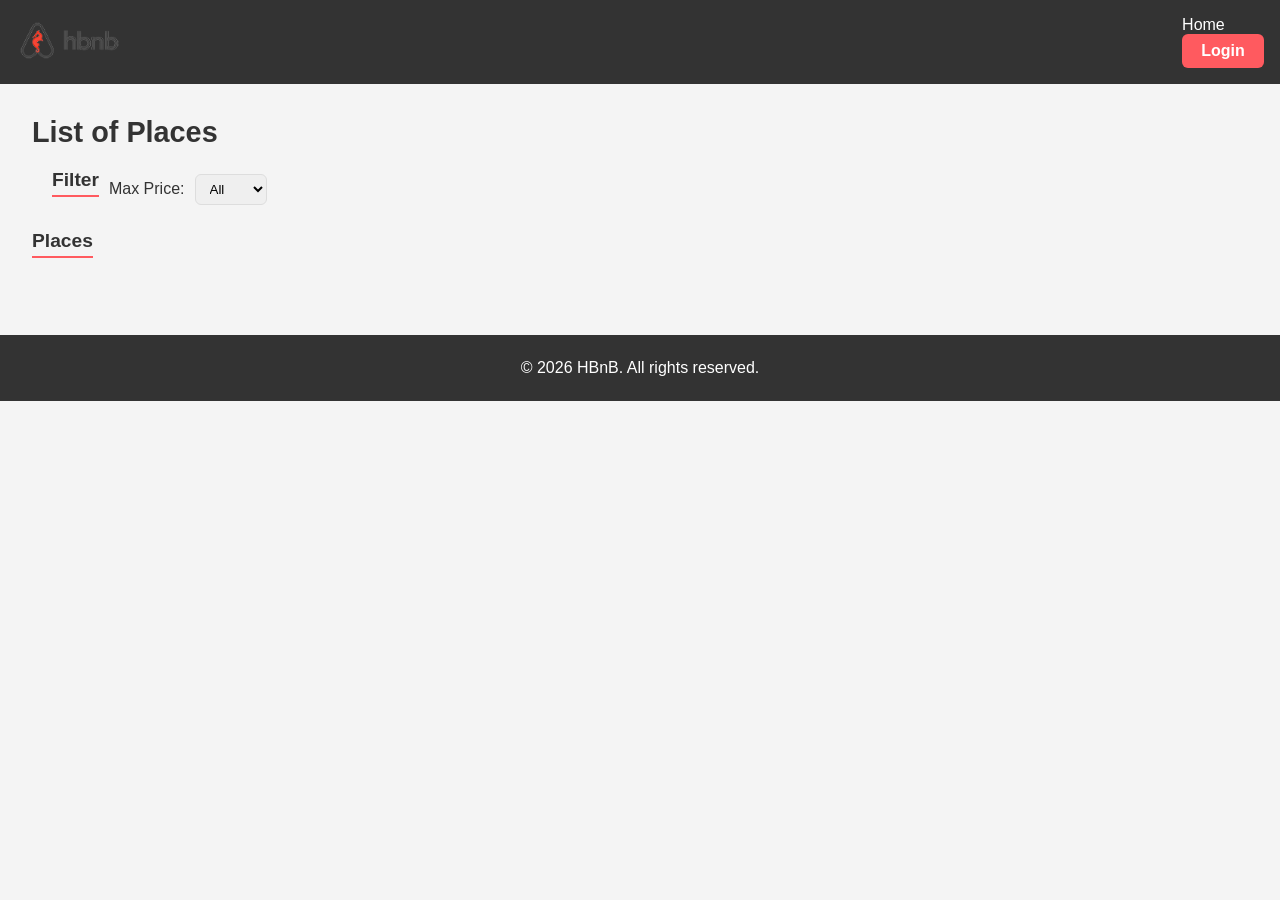
<file: part4/index.html>
<!DOCTYPE html>
<html lang="en">
<head>
    <meta charset="UTF-8">
    <meta name="viewport" content="width=device-width, initial-scale=1.0">
    <title>List of Places</title>
    <link rel="stylesheet" href="styles.css">
</head>
<body>
    <header>
        <a href="index.html">
            <img src="images/logo.png" alt="HBnB Logo" class="logo">
        </a>
        <nav>
            <a href="index.html">Home</a>
            <a href="login.html" id="login-link" class="login-button">Login</a>
        </nav>
    </header>
    <main>
        <h1>List of Places</h1>
        <section id="filter">
            <h2>Filter</h2>
            <label for="price-filter">Max Price:</label>
            <select id="price-filter">
                <option value="all">All</option>
                <option value="10">$10</option>
                <option value="50">$50</option>
                <option value="100">$100</option>
            </select>
        </section>
        <section id="places-list">
            <h2>Places</h2>
        </section>
    </main>
    <footer>
        <p>&copy; 2026 HBnB. All rights reserved.</p>
    </footer>
    <script src="scripts.js"></script>
</body>
</html>
</file>
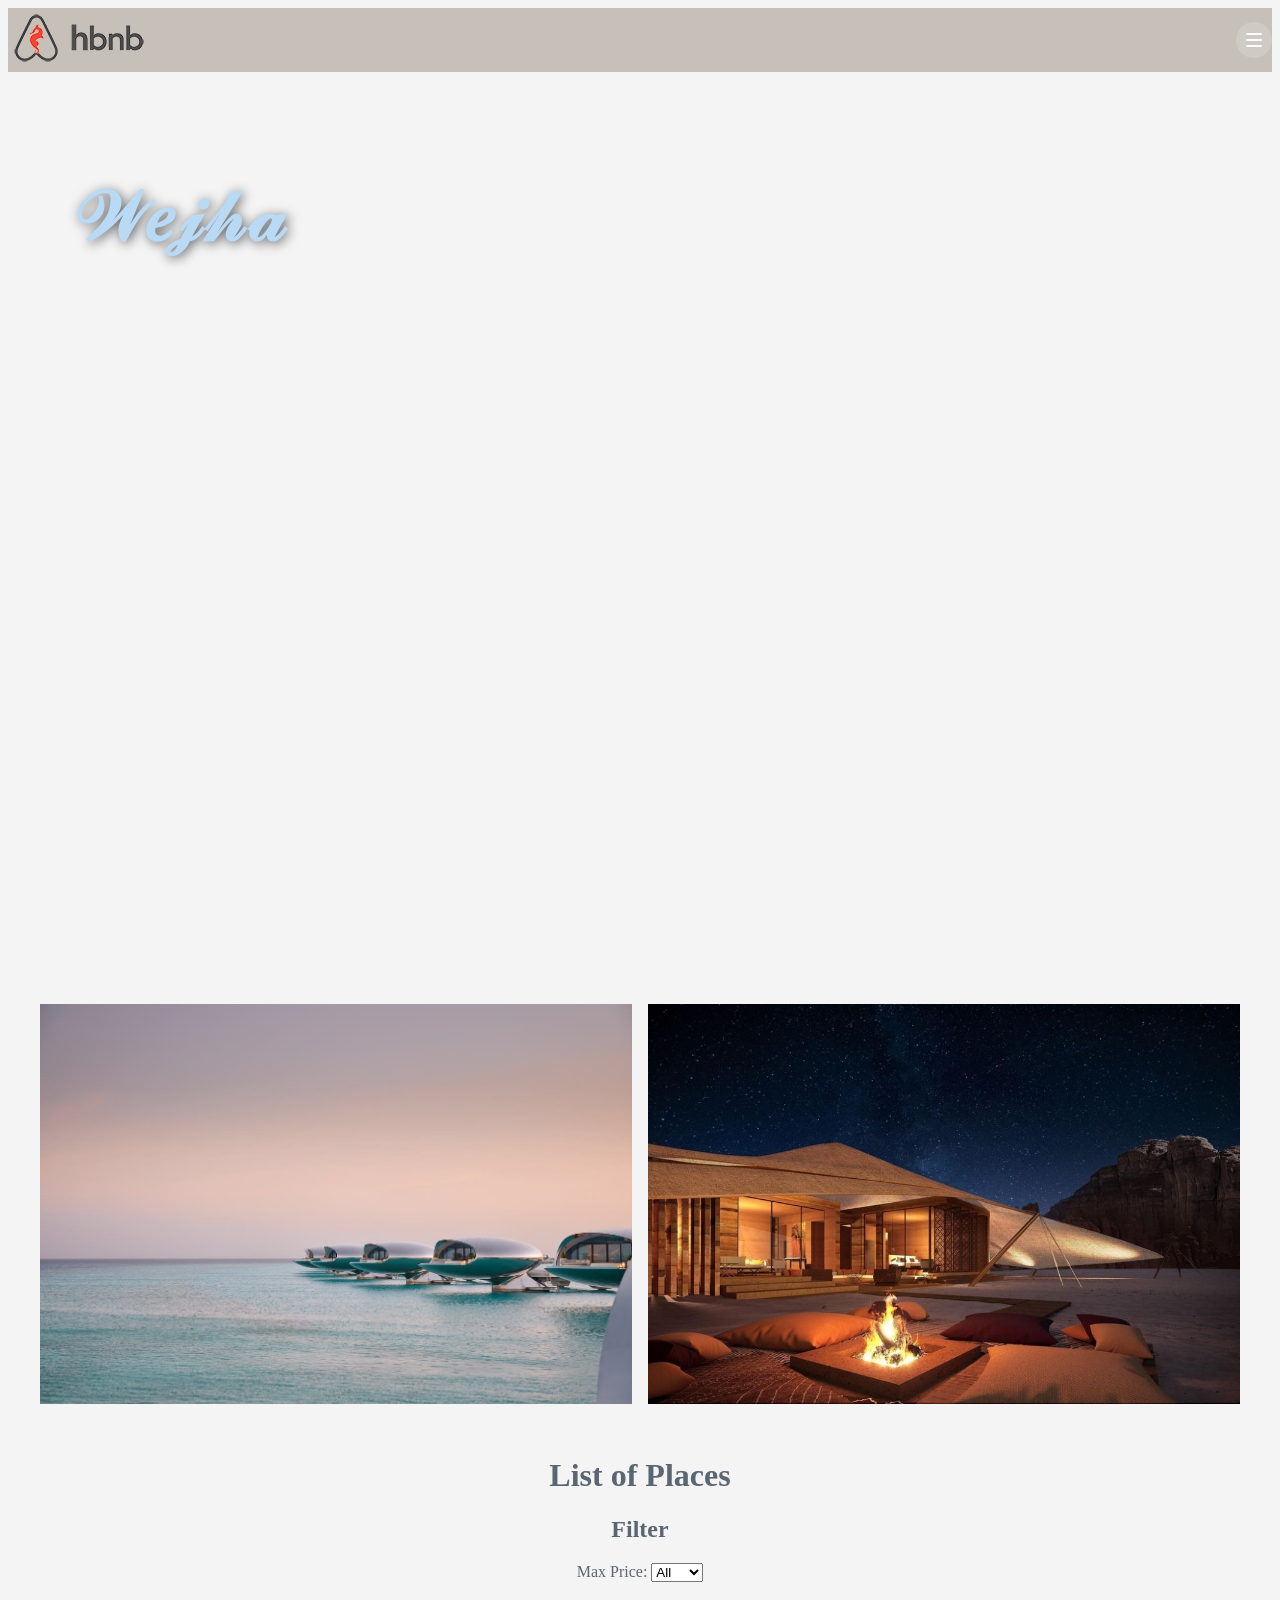
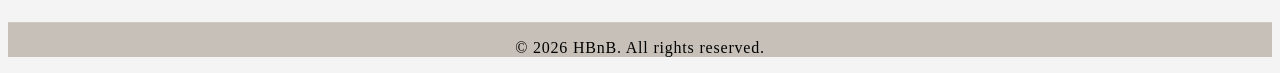
<file: part4/base_model/index.html>
<!DOCTYPE html>
<html lang="en">
<head>
<meta charset="UTF-8">
<meta name="viewport" content="width=device-width, initial-scale=1.0">
<title>List of Places</title>
<link rel="stylesheet" href="styles.css">
</head>
<body>
<header>
<a href="index.html">
<img src="images/logo.png" alt="HBnB Logo" class="logo">
</a>
<button id="menu-toggle" class="menu-toggle" aria-label="Toggle menu">
<span></span>
<span></span>
<span></span>
</button>
<nav id="main-nav">
<a href="index.html">Home</a>
<a href="login.html" id="login-link" class="login-button">Login</a>
<a href="about.html">About</a>
</nav>
</header>

<!-- ===== إضافة جديدة: قسم Hero (فيديو خلفية + WEJHA) ===== -->
<section class="hero">
<video class="hero-video" autoplay muted loop playsinline>
<source src="vid/movie.mp4" type="video/mp4">
</video>
<div class="hero-overlay">
<h1 class="hero-title">𝒲𝑒𝒿𝒽𝒶</h1>
</div>
</section>

<!-- ===== إضافة جديدة: قسم الوجهتين (Red Sea / AlUla) ===== -->
<section id="destinations">
<h2 style="position:absolute;width:1px;height:1px;padding:0;margin:-1px;overflow:hidden;clip:rect(0,0,0,0);white-space:nowrap;border:0;">Destinations</h2>
<a href="index.html?region=redsea" class="destination-card" data-region="redsea">
<img src="images/Red%20Sea.jpg" alt="Red Sea">
<span class="destination-label">Red Sea</span>
</a>
<a href="index.html?region=alula" class="destination-card" data-region="alula">
<img src="images/AlUla.jpg" alt="AlUla">
<span class="destination-label">AlUla</span>
</a>
</section>
<!-- ===== نهاية الإضافة ===== -->

<main class="ListPlase">
<h1>List of Places</h1>
<section id="filter">
<h2>Filter</h2>
<label for="price-filter">Max Price:</label>
<select id="price-filter">
<option value="all">All</option>
<option value="300">$300</option>
<option value="400">$400</option>
<option value="500">$500</option>
</select>
</section>
<section id="places-list">
<h2 style="position:absolute;width:1px;height:1px;padding:0;margin:-1px;overflow:hidden;clip:rect(0,0,0,0);white-space:nowrap;border:0;">Places</h2>
</section>
</main>
<footer>
<p>&copy; 2026 HBnB. All rights reserved.</p>
</footer>
<script src="scripts.js"></script>
</body>
</html>
</file>
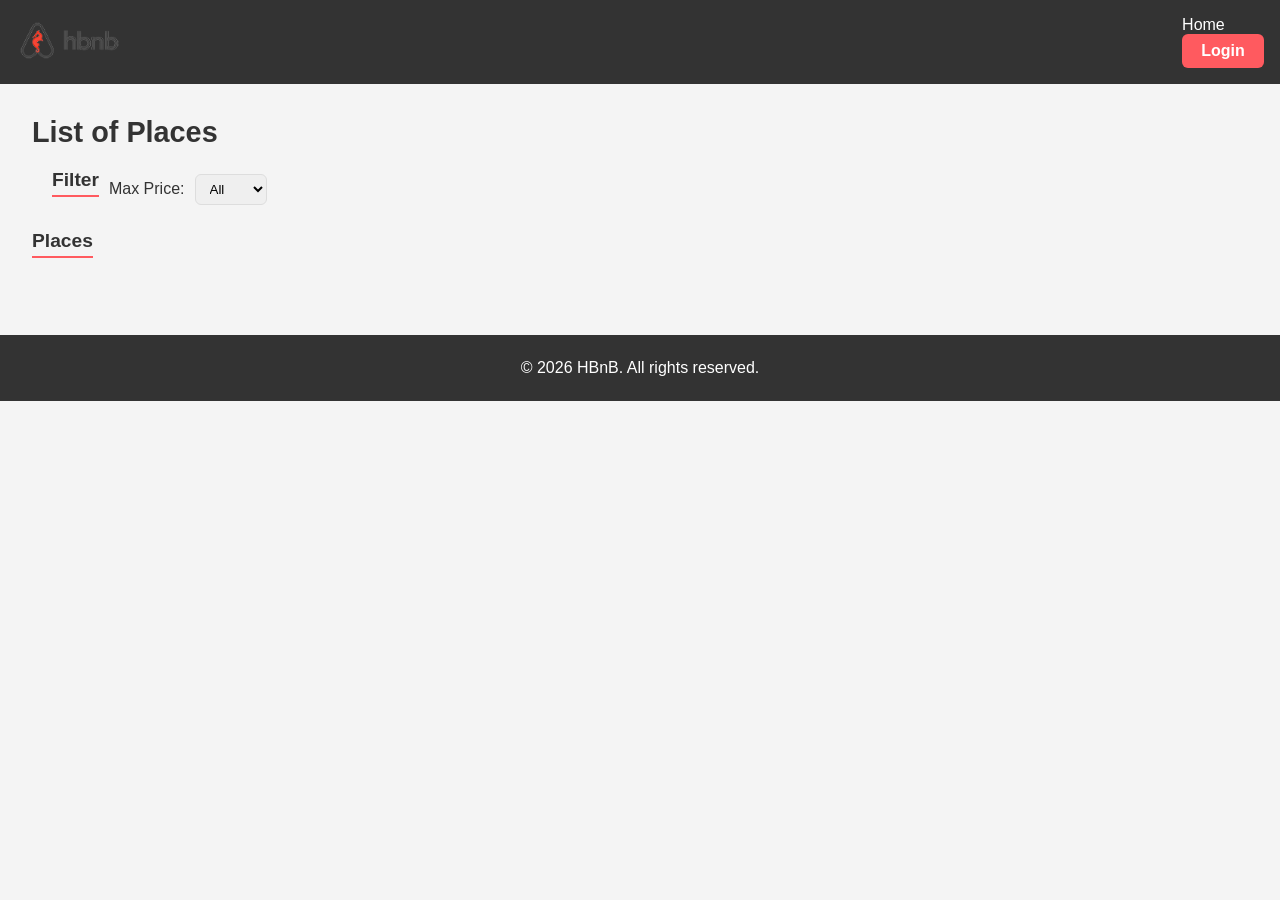
<file: part4/add_review.html>
<!DOCTYPE html>
<html lang="en">
<head>
    <meta charset="UTF-8">
    <meta name="viewport" content="width=device-width, initial-scale=1.0">
    <title>Add Review</title>
    <link rel="stylesheet" href="styles.css">
</head>
<body>
    <header>
        <a href="index.html">
            <img src="images/logo.png" alt="HBnB Logo" class="logo">
        </a>
        <nav>
            <a href="index.html">Home</a>
            <a href="login.html" class="login-button">Login</a>
        </nav>
    </header>
    <main>
        <h1 id="place-name">Reviewing: <span id="place-name-value">Place Name</span></h1>
        <form id="review-form" class="form">
            <h2>Add a Review</h2>
            <label for="review">Your Review:</label>
            <textarea id="review" name="review" required></textarea>
            <label for="rating">Rating:</label>
            <select id="rating" name="rating" required>
                <!-- Options for rating -->
                <option value="">Select a rating</option>
                <option value="1">1 - Poor</option>
                <option value="2">2 - Fair</option>
                <option value="3">3 - Good</option>
                <option value="4">4 - Very Good</option>
                <option value="5">5 - Excellent</option>
            </select>
            <button type="submit">Submit Review</button>
        </form>
    </main>
    <footer>
        <p>&copy; 2026 HBnB. All rights reserved.</p>
    </footer>
    <script src="scripts.js"></script>
</body>
</html>
</file>
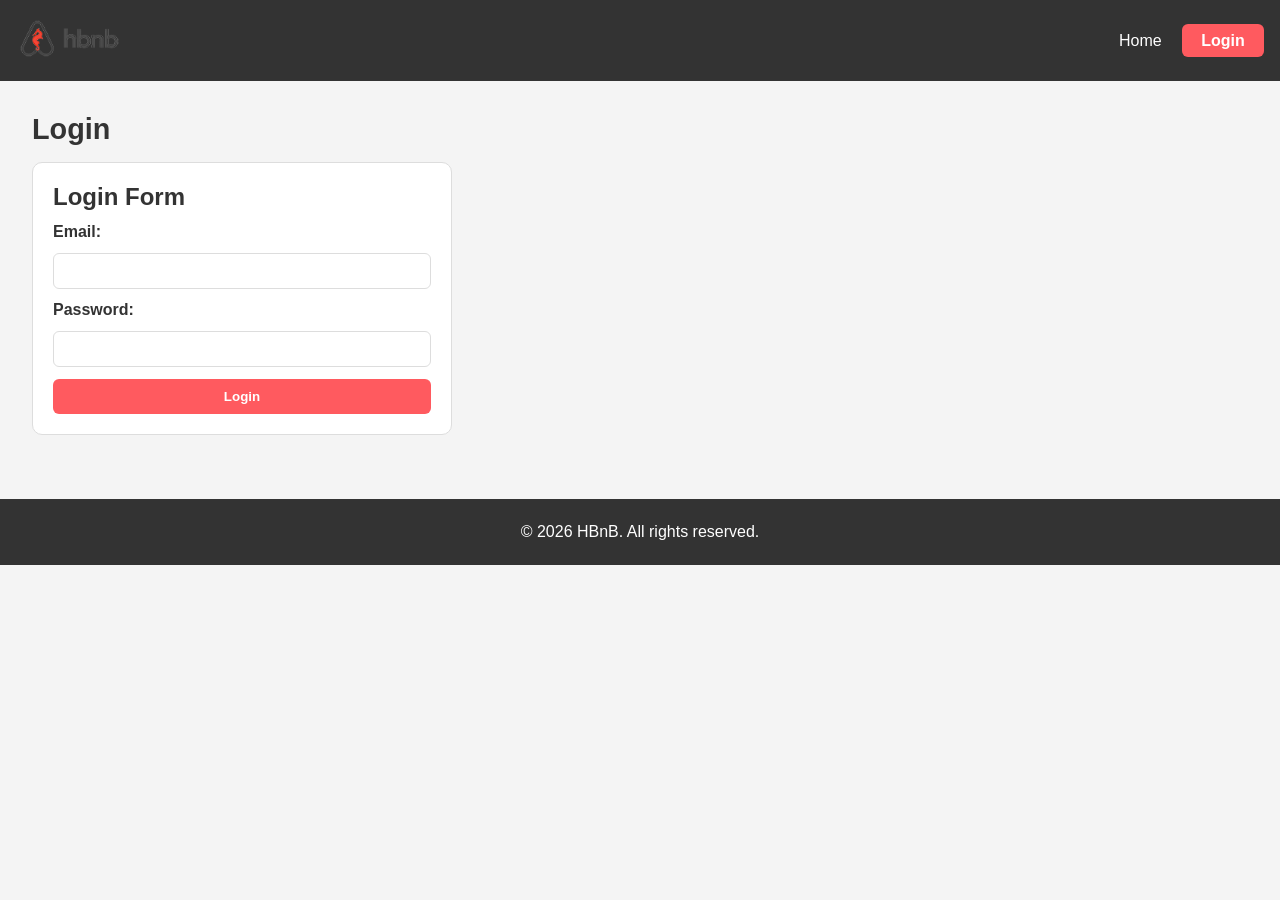
<file: part4/login.html>
<!DOCTYPE html>
<html lang="en">
<head>
    <meta charset="UTF-8">
    <meta name="viewport" content="width=device-width, initial-scale=1.0">
    <title>Login</title>
    <link rel="stylesheet" href="styles.css">
</head>
<body>
    <header>
        <a href="index.html">
            <img src="images/logo.png" alt="HBnB Logo" class="logo">
        </a>
        <nav>
            <a href="index.html">Home</a>
            <a href="login.html" class="login-button">Login</a>
        </nav>
    </header>
    <main>
        <h1>Login</h1>
        <form id="login-form" class="form">
            <h2>Login Form</h2>
            <label for="email">Email:</label>
            <input type="email" id="email" name="email" required>
            
            <label for="password">Password:</label>
            <input type="password" id="password" name="password" required>
            
            <button type="submit">Login</button>
        </form>
    </main>
    <footer>
        <p>&copy; 2026 HBnB. All rights reserved.</p>
    </footer>
    <script src="scripts.js"></script>
</body>
</html>
</file>
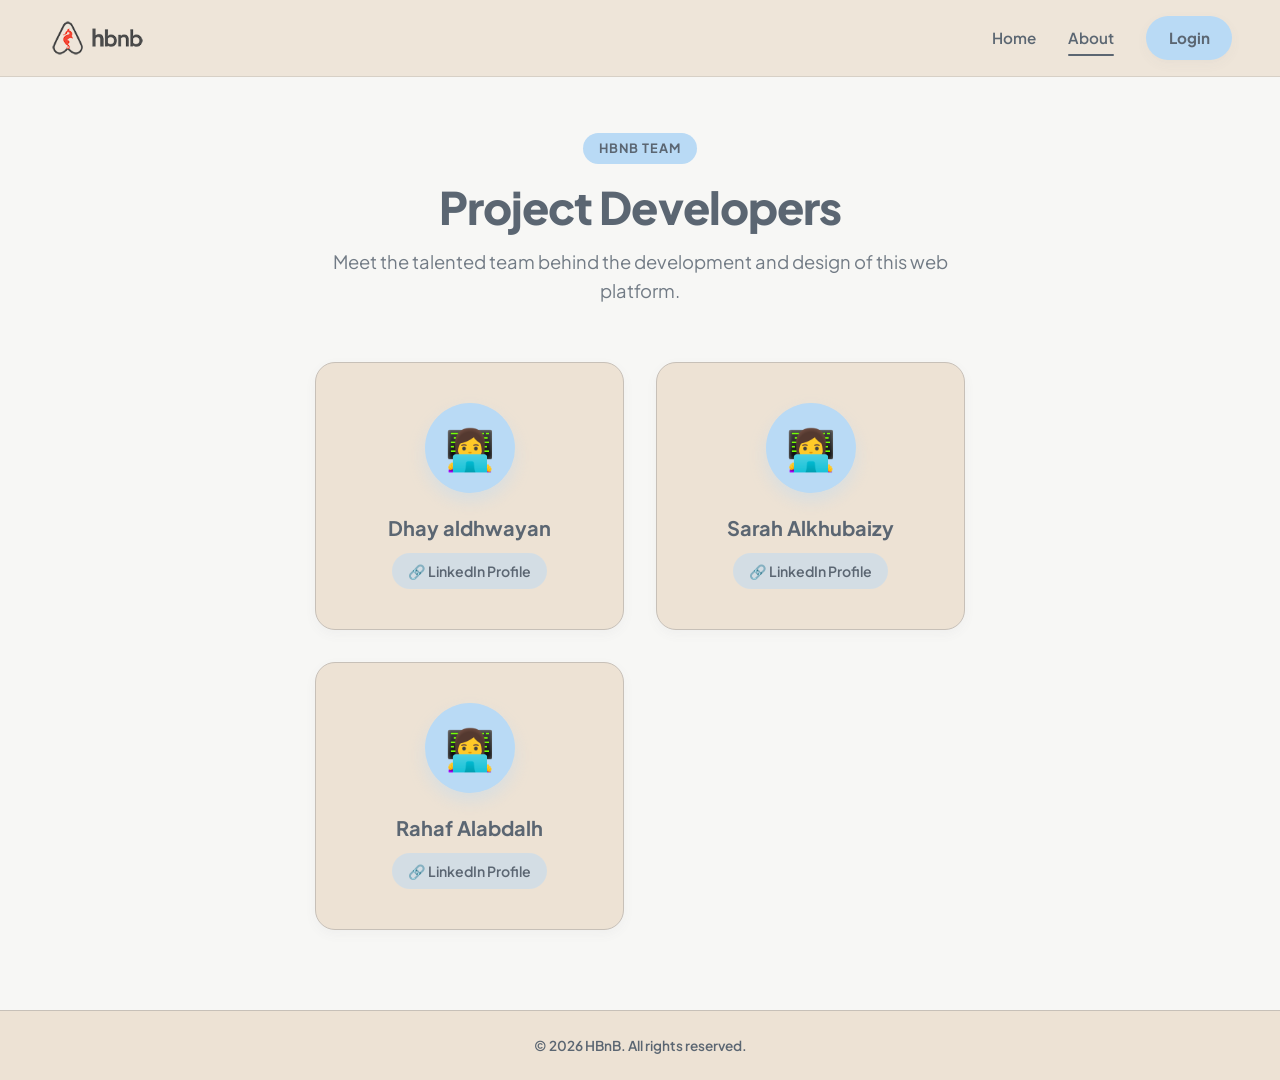
<file: part4/base_model/about.html>
<!DOCTYPE html>
<html lang="en">
<head>
    <meta charset="UTF-8">
    <meta name="viewport" content="width=device-width, initial-scale=1.0">
    <title>About Us - HBnB</title>
    
    <!-- Google Fonts -->
    <link rel="preconnect" href="https://fonts.googleapis.com">
    <link rel="preconnect" href="https://fonts.gstatic.com" crossorigin>
    <link href="https://fonts.googleapis.com/css2?family=Plus+Jakarta+Sans:wght@400;500;600;700;800&display=swap" rel="stylesheet">

    <style>
        /* ==========================================
           1. Theme Color Palette & Variables
           ========================================== */
        :root {
            --primary-blue: #B9DAF5;
            --bg-cream: #EDE2D4;
            --bg-light: #F7F7F5;
            --border-muted: #C7C0B8;
            --text-dark: #5B6672;
            --white: #FFFFFF;
            
            --shadow-sm: 0 4px 12px rgba(91, 102, 114, 0.05);
            --shadow-md: 0 12px 30px rgba(91, 102, 114, 0.08);
            --shadow-lg: 0 20px 40px rgba(91, 102, 114, 0.12);
            --transition: all 0.3s cubic-bezier(0.16, 1, 0.3, 1);
        }

        /* ==========================================
           2. Global Reset & Base
           ========================================== */
        * {
            box-sizing: border-box;
            margin: 0;
            padding: 0;
        }

        body {
            font-family: 'Plus Jakarta Sans', system-ui, -apple-system, sans-serif;
            background-color: var(--bg-light);
            color: var(--text-dark);
            line-height: 1.6;
            min-height: 100vh;
            display: flex;
            flex-direction: column;
            -webkit-font-smoothing: antialiased;
        }

        /* ==========================================
           3. Header & Glassmorphism Nav
           ========================================== */
        header {
            background-color: rgba(237, 226, 212, 0.85);
            backdrop-filter: blur(12px);
            -webkit-backdrop-filter: blur(12px);
            border-bottom: 1px solid rgba(199, 192, 184, 0.6);
            position: sticky;
            top: 0;
            display: flex;
            align-items: center;
            justify-content: space-between;
            padding: 1rem 3rem;
            z-index: 1000;
            transition: var(--transition);
        }

        .logo {
            height: 42px;
            width: auto;
            display: block;
            transition: var(--transition);
        }

        .logo:hover {
            transform: scale(1.03);
        }

        #main-nav {
            display: flex;
            align-items: center;
            gap: 2rem;
        }

        #main-nav a {
            color: var(--text-dark);
            font-size: 0.95rem;
            font-weight: 600;
            text-decoration: none;
            position: relative;
            padding: 0.4rem 0;
            transition: var(--transition);
        }

        #main-nav a::after {
            content: '';
            position: absolute;
            bottom: 0;
            left: 0;
            width: 0%;
            height: 2px;
            background-color: var(--text-dark);
            transition: var(--transition);
            border-radius: 2px;
        }

        #main-nav a:hover::after,
        #main-nav a.active::after {
            width: 100%;
        }

        #main-nav .login-button {
            background-color: var(--primary-blue);
            color: var(--text-dark);
            padding: 0.6rem 1.4rem;
            border-radius: 30px;
            box-shadow: var(--shadow-sm);
            font-weight: 700;
        }

        #main-nav .login-button::after {
            display: none;
        }

        #main-nav .login-button:hover {
            background-color: var(--white);
            transform: translateY(-2px);
            box-shadow: var(--shadow-md);
        }

        .menu-toggle {
            display: none;
            width: 42px;
            height: 42px;
            border-radius: 50%;
            background-color: var(--bg-cream);
            border: 1px solid var(--border-muted);
            cursor: pointer;
            flex-direction: column;
            align-items: center;
            justify-content: center;
            gap: 5px;
        }

        .menu-toggle span {
            width: 18px;
            height: 2px;
            background-color: var(--text-dark);
            border-radius: 2px;
        }

        @media (max-width: 768px) {
            header { padding: 1rem 1.5rem; }
            .menu-toggle { display: flex; }
            
            #main-nav {
                position: absolute;
                top: calc(100% + 10px);
                right: 1.5rem;
                background-color: var(--bg-cream);
                border: 1px solid var(--border-muted);
                border-radius: 16px;
                flex-direction: column;
                width: 240px;
                padding: 1.8rem 1.2rem;
                gap: 1.2rem;
                opacity: 0;
                pointer-events: none;
                transform: translateY(-15px);
                box-shadow: var(--shadow-lg);
                transition: var(--transition);
            }

            #main-nav.open {
                opacity: 1;
                pointer-events: auto;
                transform: translateY(0);
            }
        }

        /* ==========================================
           4. About Us Main Content
           ========================================== */
        .about-page {
            max-width: 1000px;
            margin: 3.5rem auto 5rem;
            padding: 0 1.5rem;
            flex: 1;
        }

        .about-hero {
            text-align: center;
            max-width: 650px;
            margin: 0 auto 3.5rem;
        }

        .badge {
            display: inline-block;
            background-color: var(--primary-blue);
            color: var(--text-dark);
            font-size: 0.8rem;
            font-weight: 700;
            padding: 0.35rem 1rem;
            border-radius: 20px;
            text-transform: uppercase;
            letter-spacing: 0.08em;
            margin-bottom: 1rem;
        }

        .about-hero h1 {
            font-size: 2.8rem;
            font-weight: 800;
            letter-spacing: -0.02em;
            color: var(--text-dark);
            margin-bottom: 0.8rem;
            line-height: 1.2;
        }

        .about-hero p {
            font-size: 1.15rem;
            color: var(--text-dark);
            opacity: 0.85;
        }

        .team-grid {
            display: grid;
            grid-template-columns: repeat(auto-fit, minmax(260px, 1fr));
            gap: 2rem;
        }

        .team-card {
            background: var(--bg-cream);
            border: 1px solid var(--border-muted);
            border-radius: 20px;
            padding: 2.5rem 1.5rem;
            text-align: center;
            box-shadow: var(--shadow-sm);
            transition: var(--transition);
            position: relative;
            overflow: hidden;
            display: flex;
            flex-direction: column;
            align-items: center;
        }

        .team-card:hover {
            transform: translateY(-8px);
            box-shadow: var(--shadow-lg);
            border-color: var(--primary-blue);
            background-color: var(--white);
        }

        .avatar-wrapper {
            width: 90px;
            height: 90px;
            margin-bottom: 1.2rem;
            background-color: var(--primary-blue);
            border-radius: 50%;
            display: flex;
            align-items: center;
            justify-content: center;
            box-shadow: 0 8px 16px rgba(185, 218, 245, 0.4);
            transition: var(--transition);
        }

        .team-card:hover .avatar-wrapper {
            transform: scale(1.08) rotate(4deg);
        }

        .avatar-placeholder {
            font-size: 2.5rem;
        }

        .team-card h3 {
            font-size: 1.25rem;
            font-weight: 700;
            color: var(--text-dark);
            margin-bottom: 0.6rem;
        }

        .linkedin-link {
            display: inline-flex;
            align-items: center;
            gap: 0.4rem;
            color: var(--text-dark);
            font-size: 0.88rem;
            font-weight: 600;
            text-decoration: none;
            background-color: rgba(185, 218, 245, 0.5);
            padding: 0.4rem 1rem;
            border-radius: 20px;
            transition: var(--transition);
        }

        .linkedin-link:hover {
            background-color: var(--primary-blue);
            transform: translateY(-2px);
        }

        /* ==========================================
           5. Footer
           ========================================== */
        footer {
            background-color: var(--bg-cream);
            border-top: 1px solid var(--border-muted);
            text-align: center;
            padding: 1.5rem;
            margin-top: auto;
            font-size: 0.85rem;
            font-weight: 600;
            color: var(--text-dark);
        }
    </style>
</head>
<body>
    <header>
        <a href="index.html" class="logo-container">
            <img src="images/logo.png" alt="HBnB Logo" class="logo">
        </a>
        <button class="menu-toggle" aria-label="Toggle Navigation">
            <span></span>
            <span></span>
            <span></span>
        </button>
        <nav id="main-nav">
            <a href="index.html">Home</a>
            <a href="about.html" class="active">About</a>
            <a href="login.html" class="login-button">Login</a>
        </nav>
    </header>

    <main class="about-page">
        <section class="about-hero">
            <span class="badge">HBnB Team</span>
            <h1>Project Developers</h1>
            <p>Meet the talented team behind the development and design of this web platform.</p>
        </section>

        <section class="team-section">
            <div class="team-grid">
                <!-- Member 1 -->
                <div class="team-card">
                    <div class="avatar-wrapper">
                        <div class="avatar-placeholder">👩‍💻</div>
                    </div>
                    <h3>Dhay aldhwayan </h3>
                    <a href="https://www.linkedin.com/in/dhayaldhwayan?utm_source=share_via&utm_content=profile&utm_medium=member_ios" target="_blank" class="linkedin-link">
                        🔗 LinkedIn Profile
                    </a>
                </div>

                <!-- Member 2 -->
                <div class="team-card">
                    <div class="avatar-wrapper">
                        <div class="avatar-placeholder">👩‍💻</div>
                    </div>
                    <h3>Sarah Alkhubaizy</h3>
                    <a href="https://www.linkedin.com/in/sarah-alkhubaizy-73700632a" target="_blank" class="linkedin-link">
                        🔗 LinkedIn Profile
                    </a>
                </div>

                <!-- Member 3 -->
                <div class="team-card">
                    <div class="avatar-wrapper">
                        <div class="avatar-placeholder">👩‍💻</div>
                    </div>
                    <h3>Rahaf Alabdalh </h3>
                    <a href="https://www.linkedin.com/in/rahafalabdalh " target="_blank" class="linkedin-link">
                        🔗 LinkedIn Profile
                    </a>
                </div>
            </div>
        </section>
    </main>

    <footer>
        <p>&copy; 2026 HBnB. All rights reserved.</p>
    </footer>

    <script src="scripts.js"></script>
</body>
</html>
</file>
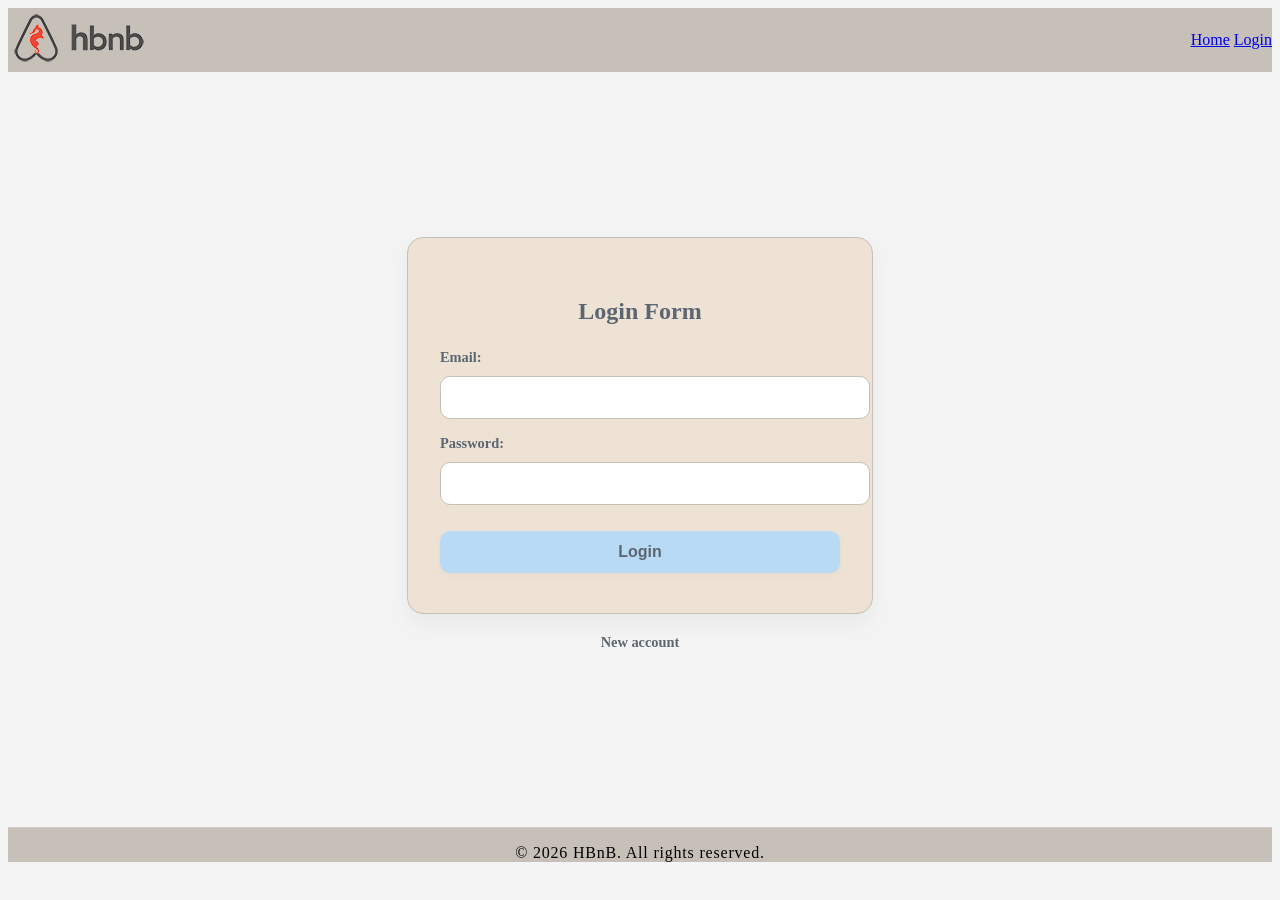
<file: part4/base_model/login.html>
<!DOCTYPE html>
<html lang="en">
<head>
    <meta charset="UTF-8">
    <meta name="viewport" content="width=device-width, initial-scale=1.0">
    <title>Login</title>
    <link rel="stylesheet" href="styles.css">
</head>
<body>
    <header>
        <a href="index.html">
            <img src="images/logo.png" alt="HBnB Logo" class="logo">
        </a>
        <nav>
            <a href="index.html">Home</a>
            <a href="login.html" class="login-button">Login</a>
        </nav>
    </header>
      <main class="auth-page">
        <h1>Login</h1>
        <form id="login-form" class="form">
            <h2>Login Form</h2>
            <label for="email">Email:</label>
            <input type="email" id="email" name="email" required>
            
            <label for="password">Password:</label>
            <input type="password" id="password" name="password" required>
            
            <button type="submit">Login</button>
        </form>
        <!-- ===== إضافة جديدة: رابط New account ===== -->
        <a href="register.html" class="new-account-link">New account</a>
    </main>
    <footer>
        <p>&copy; 2026 HBnB. All rights reserved.</p>
    </footer>
    <script src="scripts.js"></script>
</body>
</html>
</file>
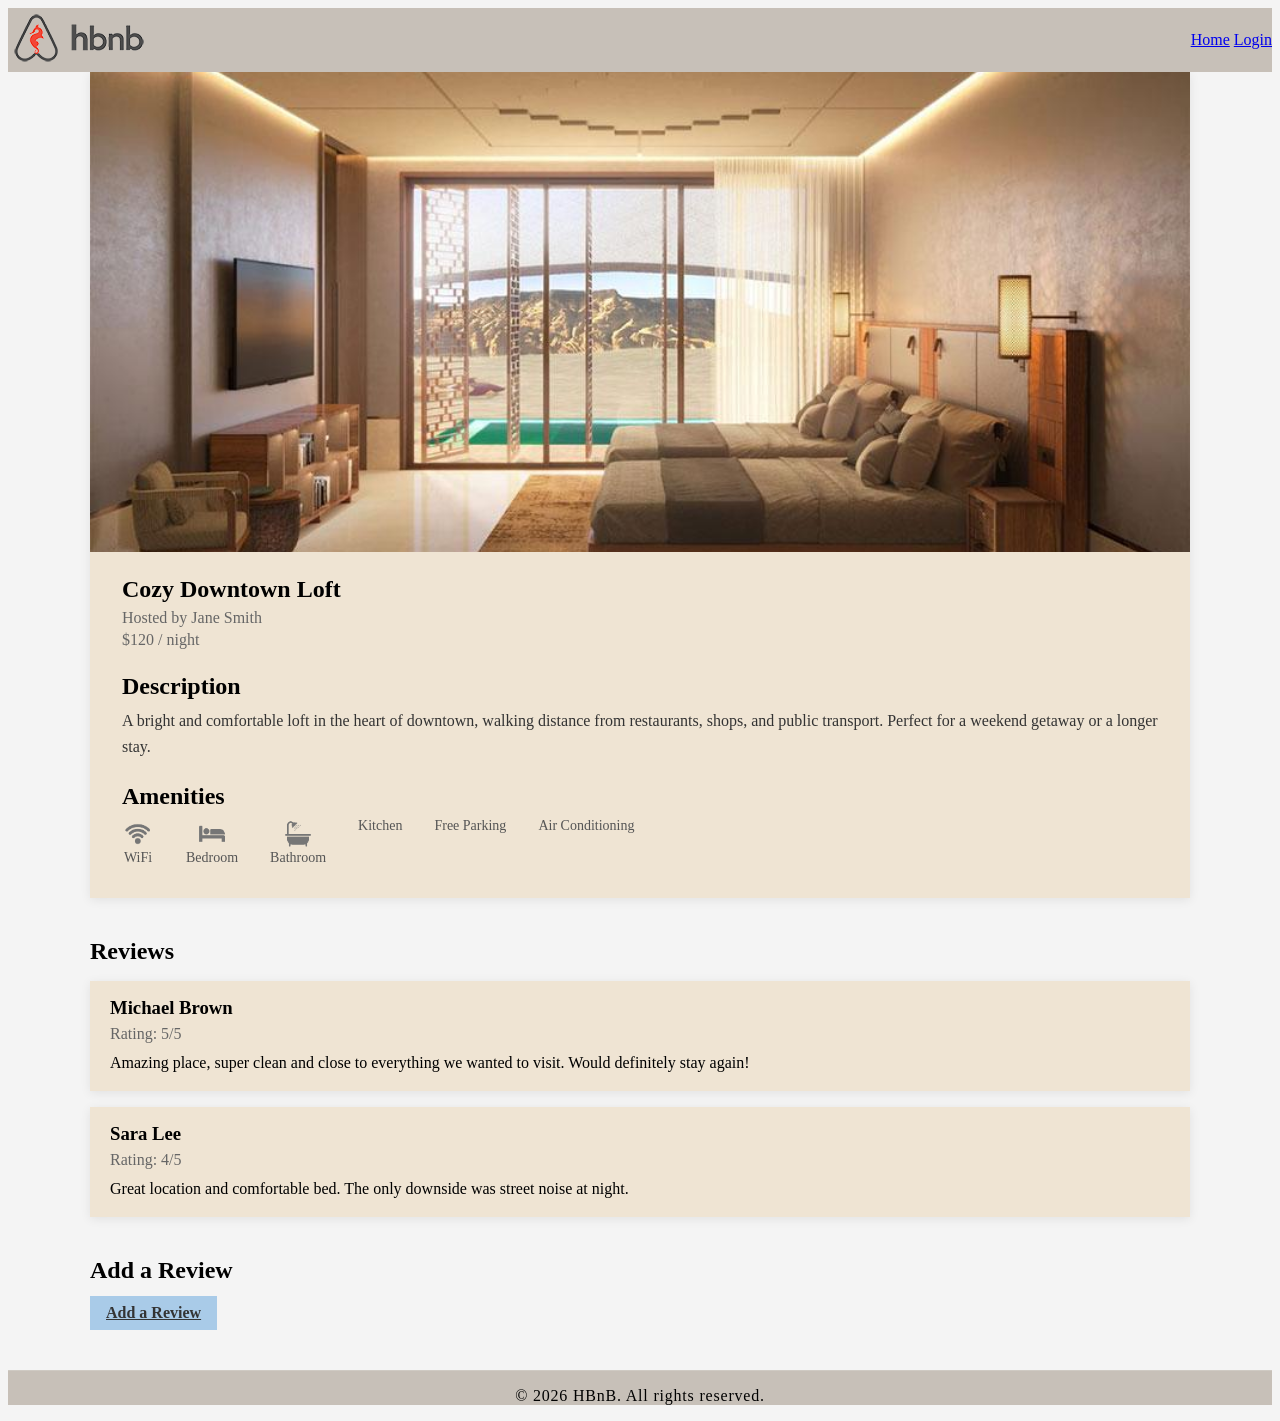
<file: part4/base_model/place.html>
<!DOCTYPE html>
<html lang="en">
<head>
    <meta charset="UTF-8">
    <meta name="viewport" content="width=device-width, initial-scale=1.0">
    <title>Place Details</title>
    <link rel="stylesheet" href="styles.css">
</head>
<body>
    <header>
        <a href="index.html">
            <img src="images/logo.png" alt="HBnB Logo" class="logo">
        </a>
        <nav>
            <a href="index.html">Home</a>
            <a href="login.html" class="login-button" id="login-link">Login</a>
        </nav>
    </header>
   <main>
<div id="error-message" style="display:none;"></div>
<section id="place-details" class="place-details">
            <!-- Place details will be populated dynamically -->
            <img src="images/btin.png" alt="Cozy Downtown Loft">
            <div class="place-info">
                <h1>Cozy Downtown Loft</h1>
                <p class="host">Hosted by Jane Smith</p>
                <p class="place-price">$120 / night</p>

                <h2>Description</h2>
                <p class="description">
                    A bright and comfortable loft in the heart of downtown,
                    walking distance from restaurants, shops, and public
                    transport. Perfect for a weekend getaway or a longer stay.
                </p>

                <h2>Amenities</h2>
                <ul class="amenities-list">
                    <li><img src="images/icon_wifi.png" alt="" class="amenity-icon">WiFi</li>
                    <li><img src="images/icon_bed.png" alt="" class="amenity-icon">Bedroom</li>
                    <li><img src="images/icon_bath.png" alt="" class="amenity-icon">Bathroom</li>
                    <li>Kitchen</li>
                    <li>Free Parking</li>
                    <li>Air Conditioning</li>
                </ul>
            </div>
        </section>
        <section id="reviews">
            <!-- Reviews will be populated dynamically -->
            <h2>Reviews</h2>
            <article class="review-card">
                <h3 class="review-user">Michael Brown</h3>
                <p class="review-rating">Rating: 5/5</p>
                <p class="review-comment">
                    Amazing place, super clean and close to everything we
                    wanted to visit. Would definitely stay again!
                </p>
            </article>

            <article class="review-card">
                <h3 class="review-user">Sara Lee</h3>
                <p class="review-rating">Rating: 4/5</p>
                <p class="review-comment">
                    Great location and comfortable bed. The only downside
                    was street noise at night.
                </p>
            </article>
        </section>
        <section id="add-review">
            <h2>Add a Review</h2>
            <a href="add_review.html?id=1" class="add-review-link">Add a Review</a>
        </section>
    </main>
    <footer>
        <p>&copy; 2026 HBnB. All rights reserved.</p>
    </footer>
    <script src="scripts.js"></script>
</body>
</html>
</file>
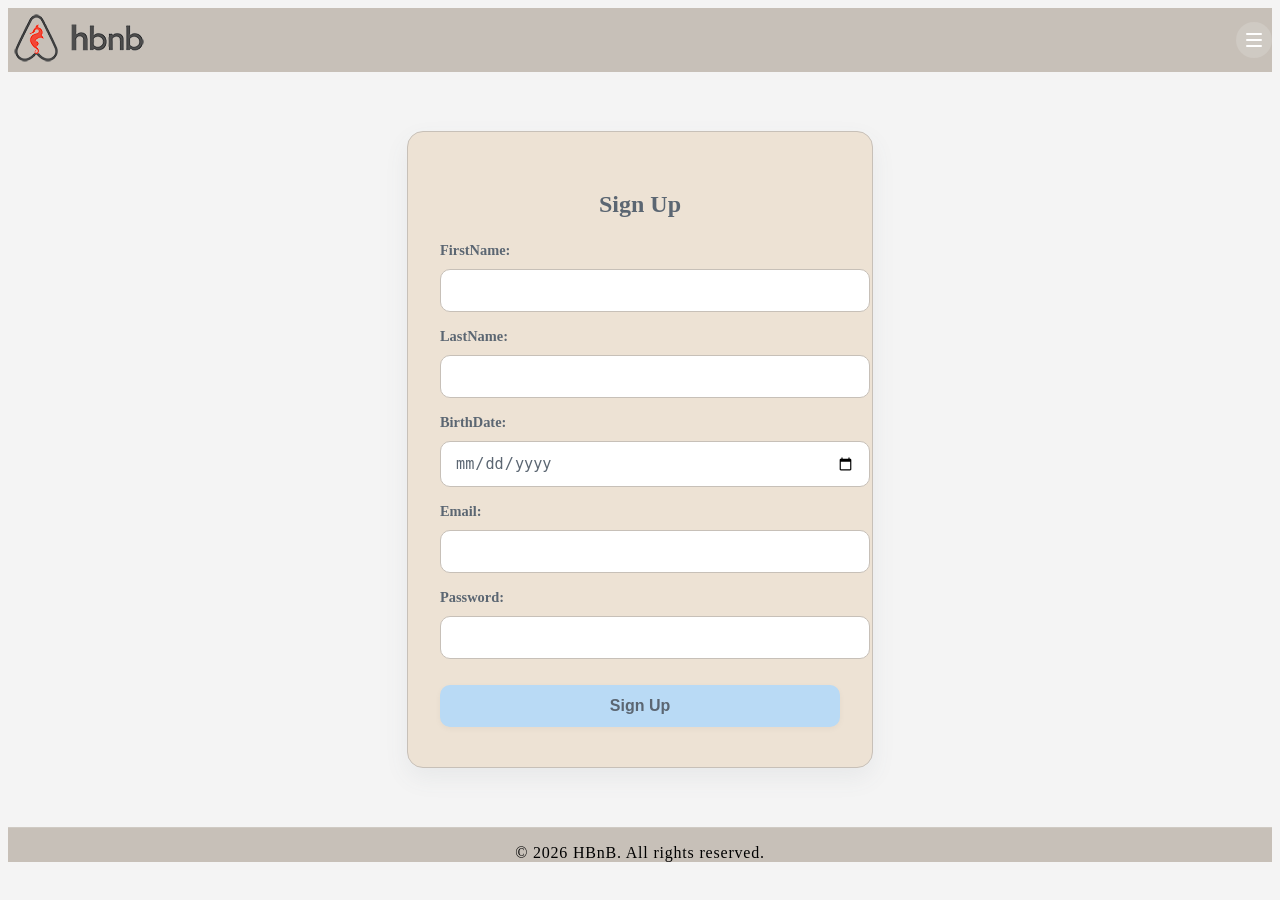
<file: part4/base_model/register.html>
<!DOCTYPE html>
<html lang="en">
<head>
    <meta charset="UTF-8">
    <meta name="viewport" content="width=device-width, initial-scale=1.0">
    <title>Sign Up</title>
    <link rel="stylesheet" href="styles.css">
</head>
<body>
    <header>
        <a href="index.html">
            <img src="images/logo.png" alt="HBnB Logo" class="logo">
        </a>
        <button id="menu-toggle" class="menu-toggle" aria-label="Toggle menu">
            <span></span>
            <span></span>
            <span></span>
        </button>
        <nav id="main-nav">
            <a href="index.html">Home</a>
            <a href="login.html" class="login-button">Login</a>
            <a href="about.html">About</a>
        </nav>
    </header>
    <main class="auth-page">
        <h1>Sign Up</h1>
        <form id="register-form" class="form">
            <h2>Sign Up</h2>
            <label for="firstname">FirstName:</label>
            <input type="text" id="firstname" name="firstname" required>

            <label for="lastname">LastName:</label>
            <input type="text" id="lastname" name="lastname" required>

            <label for="birthdate">BirthDate:</label>
            <input type="date" id="birthdate" name="birthdate" required>

            <label for="email">Email:</label>
            <input type="email" id="email" name="email" required>

            <label for="password">Password:</label>
            <input type="password" id="password" name="password" required>

            <button type="submit">Sign Up</button>
        </form>
    </main>
    <footer>
        <p>&copy; 2026 HBnB. All rights reserved.</p>
    </footer>
    <script src="scripts.js"></script>
</body>
</html>
</file>
<file: part4/styles.css>
/* 
  This is a SAMPLE File to get you started. Follow the instructions on the project to complete the tasks. 
  You'll probably need to override some of theese styles.
*/
* {
    box-sizing: border-box;
    margin: 0;
    padding: 0;
    font-family: Arial, sans-serif;
}
body {
    background-color: #f4f4f4;
    color: #333;
}
header {
    background-color: #333;
    color: #fff;
    padding: 1rem;
    display: flex;
    align-items: center;
    justify-content: space-between;
}
.logo {
    height: 45px;
}
nav a {
    color: #fff;
    text-decoration: none;
    margin-left: 1rem;
}
.login-button {
    background-color: #ff5a5f;
    color: #fff;
    padding: 0.5rem 1.2rem;
    border-radius: 6px;
    font-weight: bold;
}
.login-button:hover {
    background-color: #e2464b;
}
main {
    padding: 2rem;
}

main > h1 {
    font-size: 1.8rem;
    margin-bottom: 1rem;
    color: #333;
}

main > section > h2,
.place-info h2 {
    font-size: 1.2rem;
    margin-bottom: 0.8rem;
    color: #333;
    border-bottom: 2px solid #ff5a5f;
    padding-bottom: 4px;
    display: inline-block;
}

.place-card h3 {
    font-size: 1.1rem;
    margin-bottom: 5px;
}

.review-card h3.review-user {
    font-size: 1rem;
    margin-bottom: 5px;
}

/* Fixed parameters required by the task:
   margin: 20px | padding: 10px | border: 1px solid #ddd | border-radius: 10px */
.place-card,
.review-card {
    margin: 20px;
    padding: 10px;
    border: 1px solid #ddd;
    border-radius: 10px;
    background-color: #fff;
}

#places-list {
    display: flex;
    flex-wrap: wrap;
}

.place-card {
    width: 260px;
    display: flex;
    flex-direction: column;
}

.place-price {
    color: #ff5a5f;
    font-weight: bold;
    margin: 5px 0 10px;
}

.details-button {
    margin-top: auto;
    align-self: flex-start;
    background-color: #ff5a5f;
    color: #fff;
    border: none;
    padding: 8px 16px;
    border-radius: 6px;
    font-weight: bold;
    cursor: pointer;
}

.details-button:hover {
    background-color: #e2464b;
}

.place-details {
    margin: 20px;
    padding: 10px;
    border: 1px solid #ddd;
    border-radius: 10px;
    background-color: #fff;
}

.place-details img {
    width: 100%;
    max-height: 380px;
    object-fit: cover;
    border-radius: 6px;
}

.place-info .host {
    color: #666;
    margin-bottom: 10px;
}

.amenities-list {
    display: flex;
    flex-wrap: wrap;
    gap: 10px;
    list-style: none;
    margin-top: 10px;
}

.amenities-list li {
    background-color: #f4f4f4;
    border: 1px solid #ddd;
    border-radius: 20px;
    padding: 5px 14px;
    font-size: 0.9rem;
    display: flex;
    align-items: center;
    gap: 6px;
}

.amenity-icon {
    width: 18px;
    height: 18px;
    object-fit: contain;
}

.review-user {
    font-weight: bold;
}

.review-rating {
    color: #ff5a5f;
    font-weight: bold;
    margin: 5px 0;
}

.add-review-link {
    display: inline-block;
    margin: 20px;
    padding: 10px 20px;
    background-color: #ff5a5f;
    color: #fff;
    border-radius: 6px;
    font-weight: bold;
}

.add-review-link:hover {
    background-color: #e2464b;
}

.form,
#login-form,
#review-form {
    background-color: #fff;
    border: 1px solid #ddd;
    border-radius: 10px;
    padding: 20px;
    max-width: 420px;
    display: flex;
    flex-direction: column;
    gap: 12px;
}

.form label,
#login-form label,
#review-form label {
    font-weight: bold;
}

.form input,
.form textarea,
.form select,
#login-form input,
#review-form input,
#review-form textarea,
#review-form select {
    padding: 8px;
    border: 1px solid #ddd;
    border-radius: 6px;
    font-family: inherit;
    font-size: 1rem;
}

.form textarea,
#review-form textarea {
    min-height: 100px;
    resize: vertical;
}

.form button,
#login-form button,
#review-form button {
    background-color: #ff5a5f;
    color: #fff;
    border: none;
    padding: 10px;
    border-radius: 6px;
    font-weight: bold;
    cursor: pointer;
}

.form button:hover,
#login-form button:hover,
#review-form button:hover {
    background-color: #e2464b;
}

#filter {
    margin: 20px;
    display: flex;
    align-items: center;
    gap: 10px;
}

#filter select {
    padding: 6px 10px;
    border: 1px solid #ddd;
    border-radius: 6px;
}

footer {
    text-align: center;
    padding: 1.5rem;
    background-color: #333;
    color: #fff;
    margin-top: 2rem;
}
</file>
<file: part4/base_model/styles.css>
/* ===== إضافة جديدة لقسم Hero والوجهتين ===== */
/* ===== إضافة جديدة: هامبرغر + قائمة منسدلة ===== */
body {
    background-color: #f4f4f4;
}
header {
    position: relative;
    display: flex;
    align-items: center;
    justify-content: space-between;
}
main.ListPlase {
text-align: center;
color: #5b6672;
}
.menu-toggle {
    width: 36px;
    height: 36px;
    border-radius: 50%;
    background-color: rgba(255, 255, 255, 0.15);
    border: none;
    cursor: pointer;
    display: flex;
    flex-direction: column;
    align-items: center;
    justify-content: center;
    gap: 4px;
    flex-shrink: 0;
}

.menu-toggle span {
    width: 16px;
    height: 2px;
    background-color: #fff;
    border-radius: 2px;
}

#main-nav {
    position: absolute;
    top: 70px;
    right: 1rem;
    background-color: rgba(230, 220, 205, 0.95);
    display: flex;
    flex-direction: column;
    align-items: center;
    width: 260px;
    padding: 2rem 1rem;
    gap: 2rem;
    transform: translateY(-10px);
    opacity: 0;
    pointer-events: none;
    transition: opacity 0.3s ease, transform 0.3s ease;
    z-index: 20;
}

#main-nav.open {
    opacity: 1;
    transform: translateY(0);
    pointer-events: auto;
}

#main-nav a {
    color: #333;
    font-size: 1.1rem;
    letter-spacing: 0.15rem;
    text-transform: uppercase;
}

#main-nav .login-button {
    background: none;
    color: #333;
    padding: 0;
    border-radius: 0;
    font-weight: 600;
}

header {
    background-color: #C7C0B8;
    position: relative;
}
.hero {
    position: relative;
    width: 100%;
    height: 100vh;
    overflow: hidden;
}

.hero-video {
    position: absolute;
    top: 0;
    left: 0;
    width: 100%;
    height: 100%;
    object-fit: cover;
    opacity: 0.55;
    z-index: -1;
}

.hero-overlay {
    position: absolute;
    top: 0;
    left: 0;
    width: 100%;
    height: 100%;
    display: flex;
    align-items: flex-start;
    justify-content: flex-start;
    padding: 3rem 0 0 4rem;
}

.hero-title {
    color: #b9daf5;
    font-size: 4.5rem;
    letter-spacing: 0.3rem;
    font-family: "Dancing Script", cursive;
    font-size: 70px;
  font-weight: 700;
    text-transform: uppercase;
    text-shadow: 2px 2px 12px rgba(0, 0, 0, 0.6);
}

/* ===== إضافة جديدة: رابط New account ===== */
.new-account-link {
    display: block;
    margin: 10px 20px;
    color: #ff5a5f;
    font-weight: bold;
    text-decoration: underline;
}
#destinations {
    display: flex;
    gap: 1rem;
    padding: 2rem;
}

.destination-card {
    position: relative;
    flex: 1;
    height: 400px;
    overflow: hidden;
    text-decoration: none;
}

.destination-card img {
    width: 100%;
    height: 100%;
    object-fit: cover;
    transition: transform 0.4s ease;
}

.destination-label {
    position: absolute;
    bottom: 1.5rem;
    left: 1.5rem;
    color: #fff;
    font-size: 1.5rem;
    font-weight: bold;
    opacity: 0;
    transform: translateY(10px);
    transition: opacity 0.4s ease, transform 0.4s ease;
}

.destination-card:hover img {
    transform: scale(1.08);
}

.destination-card:hover .destination-label {
    opacity: 1;
    transform: translateY(0);
}

footer {
    background-color: #C7C0B8;
    border-top: 1px solid rgba(255, 255, 255, 0.15);
    letter-spacing: 0.05rem;
    text-align: center;
}
/* ===== التعديل الجديد: تنسيق صفحات تسجيل الدخول والتسجيل ===== */
main.auth-page {
    display: flex;
    flex-direction: column;
    align-items: center;
    justify-content: center;
    min-height: 75vh;
    padding: 40px 20px;
}

main.auth-page > h1 {
    display: none;
}

#login-form,
#register-form {
    width: 100%;
    max-width: 400px;
    background-color: #EDE2D4;
    border: 1px solid #C7C0B8;
    border-radius: 16px;
    padding: 40px 32px;
    display: flex;
    flex-direction: column;
    gap: 16px;
    box-shadow: 0 10px 25px rgba(91, 102, 114, 0.08);
}

#login-form h2,
#register-form h2 {
    color: #5B6672;
    font-size: 1.5rem;
    font-weight: 700;
    text-align: center;
    margin-bottom: 8px;
}

#login-form label,
#register-form label {
    display: block;
    color: #5B6672;
    font-size: 0.9rem;
    font-weight: 600;
    margin-bottom: -6px;
}

#login-form input,
#register-form input {
    width: 100%;
    padding: 12px 14px;
    background-color: #ffffff;
    border: 1.5px solid #C7C0B8;
    border-radius: 10px;
    font-size: 0.95rem;
    color: #5B6672;
    outline: none;
    transition: border-color 0.2s ease, box-shadow 0.2s ease;
}

#login-form input:focus,
#register-form input:focus {
    border-color: #5B6672;
    box-shadow: 0 0 0 3px rgba(185, 218, 245, 0.6);
}

#login-form button,
#register-form button {
    width: 100%;
    padding: 12px;
    margin-top: 10px;
    background-color: #B9DAF5;
    color: #5B6672;
    border: none;
    border-radius: 10px;
    font-size: 1rem;
    font-weight: 700;
    cursor: pointer;
    transition: background-color 0.2s ease, transform 0.1s ease;
    box-shadow: 0 2px 6px rgba(0, 0, 0, 0.04);
}

#login-form button:hover,
#register-form button:hover {
    background-color: #9ec9f0;
    transform: translateY(-1px);
}

#login-form button:active,
#register-form button:active {
    transform: translateY(0);
}

.new-account-link {
    text-align: center;
    margin-top: 20px;
    color: #5B6672;
    font-weight: 600;
    font-size: 0.9rem;
    text-decoration: none;
    border-bottom: 1.5px solid transparent;
    transition: border-color 0.2s ease;
}

.new-account-link:hover {
    border-bottom-color: #5B6672;
}
/* ===== إضافة جديدة: تحسين شكل كروت الأماكن ===== */
.place-card {
    background-color: #efe4d3;
    border: none;
    box-shadow: 0 2px 10px rgba(0, 0, 0, 0.08);
    overflow: hidden;
    padding: 0;
}

.place-card .place-image {
    width: 100%;
    height: 170px;
    object-fit: cover;
}

.place-card h3,
.place-card .place-price,
.place-card .details-button {
    margin-left: 14px;
    margin-right: 14px;
}

.place-card h3 {
    margin-top: 12px;
}

.place-card .place-price {
    color: #555;
    font-weight: normal;
}

.place-card .details-button {
    display: inline-block;
    background-color: #a9cbe8;
    color: #333;
    text-decoration: underline;
    font-weight: 600;
    margin-bottom: 16px;
    padding: 8px 16px;
}

.place-card .details-button:hover {
    background-color: #8fb8db;
}
/* ===== إضافة جديدة: ترتيب كروت الأماكن بشكل Grid (3 أعمدة) ===== */
#places-list {
    display: grid;
    grid-template-columns: repeat(3, 1fr);
    gap: 24px;
    padding: 20px 0;
}

@media (max-width: 900px) {
    #places-list {
        grid-template-columns: repeat(2, 1fr);
    }
}

@media (max-width: 600px) {
    #places-list {
        grid-template-columns: 1fr;
    }
}
/* ===== إضافة جديدة: تنسيق صفحة تفاصيل المكان (Place Details) ===== */
.place-details {
    max-width: 1100px;
    margin: 0 auto 40px;
    background-color: #efe4d3;
    box-shadow: 0 2px 10px rgba(0, 0, 0, 0.08);
    overflow: hidden;
}

.place-details > img {
    width: 100%;
    height: 480px;
    object-fit: cover;
    display: block;
}

.place-info {
    padding: 24px 32px 32px;
}

.place-info h1 {
    margin: 0 0 6px;
}

.place-info .host,
.place-info .place-price {
    color: #666;
    margin: 4px 0;
}

.place-info h2 {
    margin-top: 24px;
    margin-bottom: 8px;
}

.place-info .description {
    color: #333;
    line-height: 1.6;
    margin: 0;
}

.amenities-list {
    list-style: none;
    display: flex;
    gap: 32px;
    padding: 0;
    margin: 8px 0 0;
}

.amenities-list li {
    display: flex;
    flex-direction: column;
    align-items: center;
    color: #555;
    font-size: 14px;
}

.amenity-icon {
    width: 32px;
    height: 32px;
    display: block;
}

/* ===== إضافة جديدة: تنسيق قسم التقييمات (Reviews) ===== */
#reviews {
    max-width: 1100px;
    margin: 40px auto;
}

#reviews h2 {
    margin-bottom: 16px;
}

.review-card {
    background-color: #efe4d3;
    box-shadow: 0 2px 10px rgba(0, 0, 0, 0.08);
    padding: 16px 20px;
    margin-bottom: 16px;
}

.review-user {
    margin: 0 0 6px;
}

.review-rating {
    color: #666;
    margin: 0 0 8px;
}

.review-comment {
    margin: 0;
    line-height: 1.5;
}

/* ===== إضافة جديدة: تنسيق قسم إضافة تقييم (Add Review) ===== */
#add-review {
    max-width: 1100px;
    margin: 0 auto 40px;
}

#add-review h2 {
    margin-bottom: 12px;
}

.add-review-link {
    display: inline-block;
    background-color: #a9cbe8;
    color: #333;
    text-decoration: underline;
    font-weight: 600;
    padding: 8px 16px;
}

.add-review-link:hover {
    background-color: #8fb8db;
}
/* ===== إضافة جديدة: تنسيق صور الـ Gallery الصغيرة (Thumbnails) ===== */
.thumbnail-row {
    display: flex;
    gap: 10px;
    padding: 12px 16px;
    background-color: #efe4d3;
}

.thumbnail-image {
    width: 80px;
    height: 60px;
    object-fit: cover;
    cursor: pointer;
    opacity: 0.7;
    transition: opacity 0.2s ease;
}

.thumbnail-image:hover {
    opacity: 1;
}
/* ===== Add Review Page Styles ===== */

/* العنوان الرئيسي للمكان */
#place-name {
  font-size: 1.6rem;
  font-weight: 700;
  color: #5B6672;
  text-align: center;
  margin: 2.5rem 1rem 1.5rem;
}

#place-name-value {
  color: #5B6672;
  border-bottom: 2px solid #B9DAF5;
  padding-bottom: 2px;
}

/* بطاقة النموذج */
#review-form {
  max-width: 500px;
  width: 90%;
  margin: 0 auto 3rem;
  background-color: #EDE2D4;
  border: 1px solid #C7C0B8;
  border-radius: 12px;
  padding: 2rem;
  box-shadow: 0 4px 15px rgba(91, 102, 114, 0.08);
  display: flex;
  flex-direction: column;
}

#review-form h2 {
  font-size: 1.3rem;
  color: #5B6672;
  margin-bottom: 1.2rem;
  text-align: center;
}

/* العناصر والتسميات */
#review-form label {
  display: block;
  font-weight: 600;
  font-size: 0.9rem;
  color: #5B6672;
  margin-top: 1rem;
  margin-bottom: 0.4rem;
}

#review-form label:first-of-type {
  margin-top: 0;
}

#review-form textarea,
#review-form select {
  width: 100%;
  padding: 0.75rem;
  border: 1.5px solid #C7C0B8;
  border-radius: 8px;
  background-color: #FFFFFF;
  color: #5B6672;
  font-size: 0.95rem;
  font-family: inherit;
  outline: none;
  box-sizing: border-box;
  transition: border-color 0.2s, box-shadow 0.2s;
}

#review-form textarea {
  min-height: 120px;
  resize: vertical;
}

#review-form textarea:focus,
#review-form select:focus {
  border-color: #5B6672;
  box-shadow: 0 0 0 3px rgba(185, 218, 245, 0.6);
}

/* زر الإرسال */
#review-form button[type="submit"] {
  width: 100%;
  margin-top: 1.5rem;
  padding: 0.8rem;
  background-color: #B9DAF5;
  color: #5B6672;
  border: none;
  border-radius: 8px;
  font-size: 1rem;
  font-weight: 700;
  cursor: pointer;
  transition: background-color 0.2s ease, transform 0.1s ease;
  box-shadow: 0 2px 6px rgba(0, 0, 0, 0.04);
}

#review-form button[type="submit"]:hover {
  background-color: #9ec9f0;
  transform: translateY(-1px);
}

#review-form button[type="submit"]:active {
  transform: translateY(0);
}
/* ===== إضافة جديدة: رسالة خطأ لصفحة تفاصيل المكان ===== */
#error-message {
    max-width: 1100px;
    margin: 40px auto;
    padding: 20px;
    background-color: #f8d7da;
    color: #721c24;
    text-align: center;
    border-radius: 4px;
}
</file>
